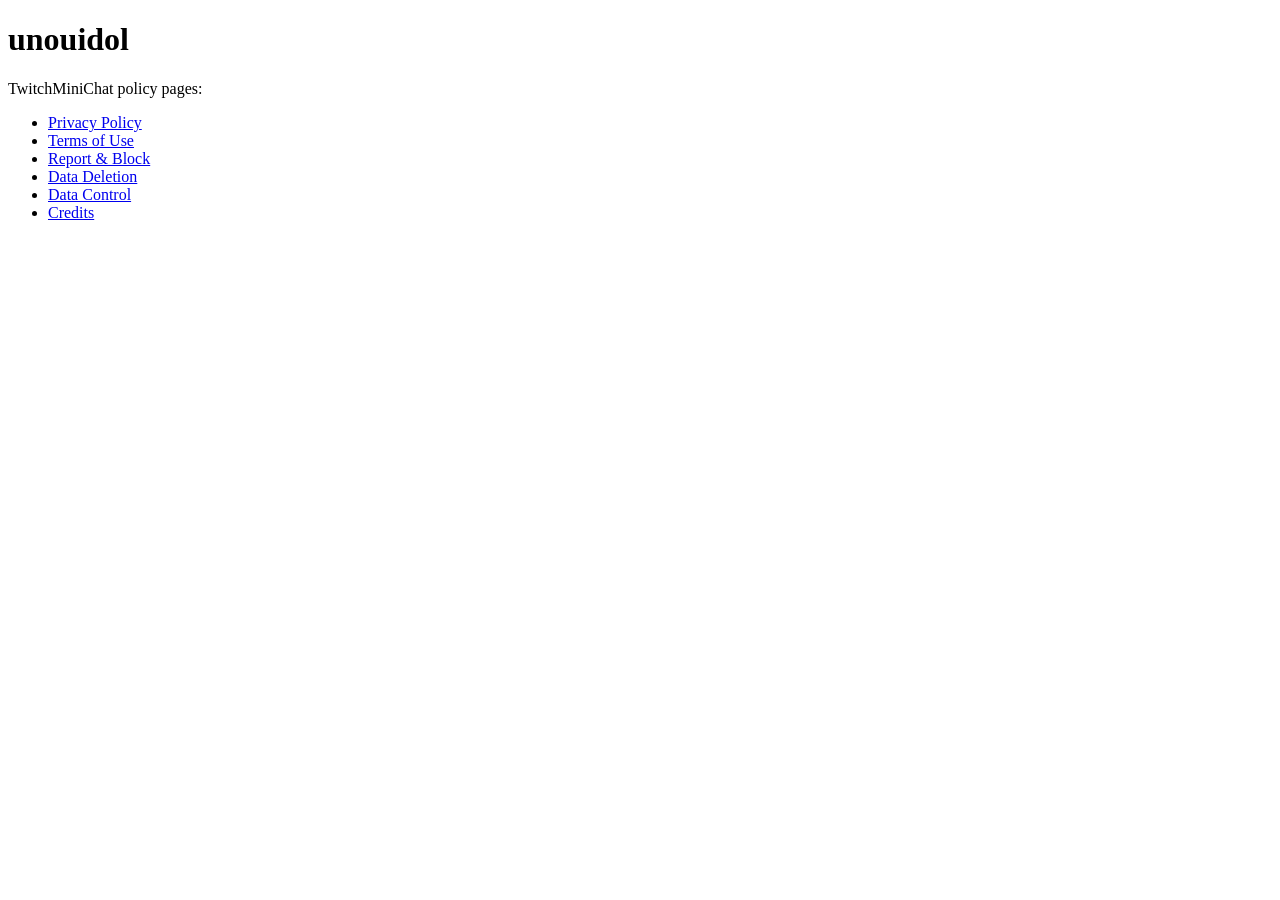
<file: index.html>
<!doctype html>
<html lang="en">
<head>
  <meta charset="utf-8">
  <title>Unouidol Interactive</title>
  <meta name="viewport" content="width=device-width, initial-scale=1">
</head>
<body>
  <h1>unouidol</h1>
  <p>TwitchMiniChat policy pages:</p>
  <ul>
    <li><a href="/tmc/privacy.html">Privacy Policy</a></li>
    <li><a href="/tmc/terms.html">Terms of Use</a></li>
    <li><a href="/tmc/report-block.html">Report &amp; Block</a></li>
    <li><a href="/tmc/data-deletion.html">Data Deletion</a></li>
    <li><a href="/tmc/data-control.html">Data Control</a></li>
    <li><a href="/tmc/credits.html">Credits</a></li>
  </ul>
</body>
</html>
</file>
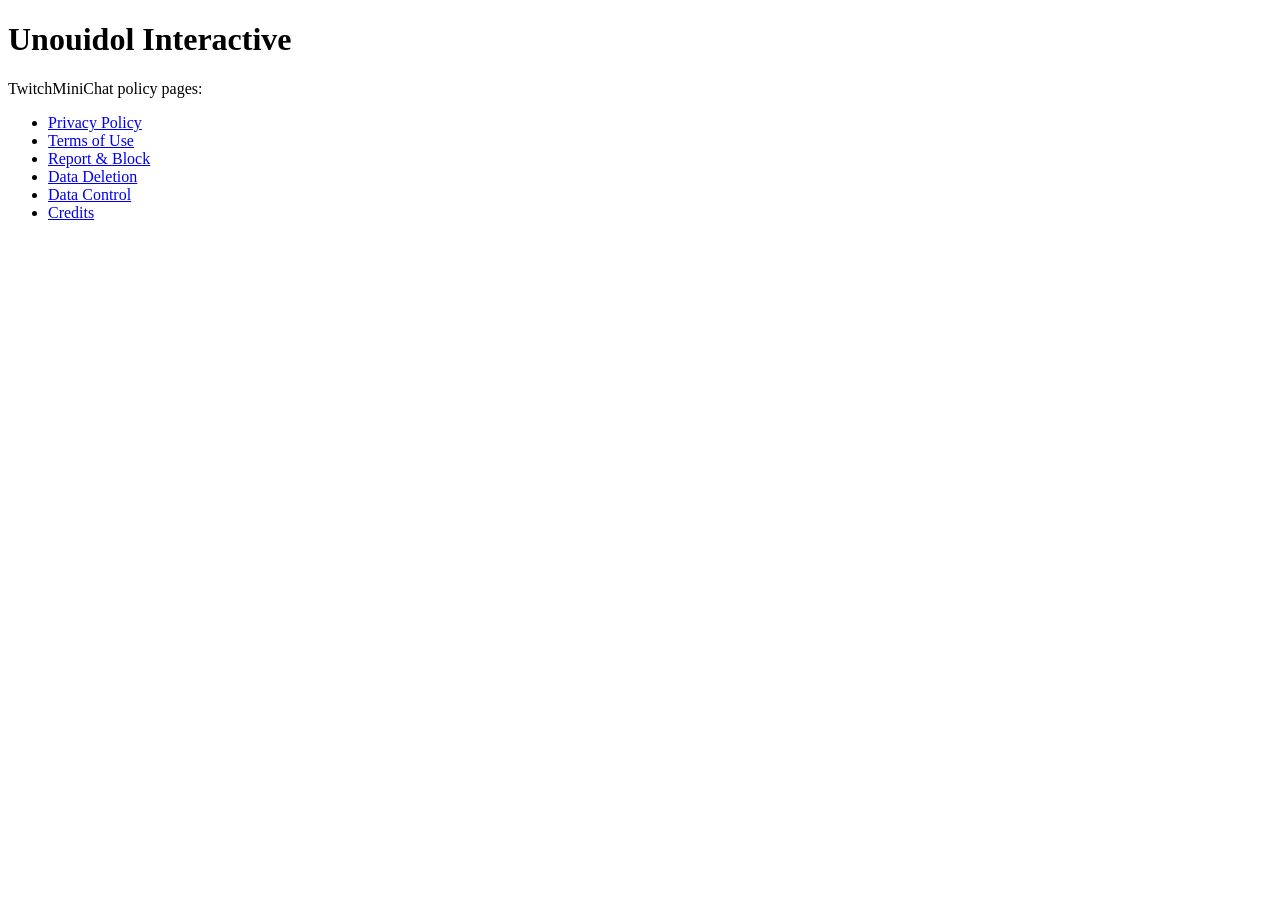
<file: tmc/index.html>
<!doctype html>
<html lang="en">
<head>
  <meta charset="utf-8">
  <title>unouidol</title>
  <meta name="viewport" content="width=device-width, initial-scale=1">
</head>
<body>
  <h1>Unouidol Interactive</h1>
  <p>TwitchMiniChat policy pages:</p>
  <ul>
    <li><a href="/tmc/privacy.html">Privacy Policy</a></li>
    <li><a href="/tmc/terms.html">Terms of Use</a></li>
    <li><a href="/tmc/report-block.html">Report &amp; Block</a></li>
    <li><a href="/tmc/data-deletion.html">Data Deletion</a></li>
    <li><a href="/tmc/data-control.html">Data Control</a></li>
    <li><a href="/tmc/credits.html">Credits</a></li>
  </ul>
</body>
</html>
</file>
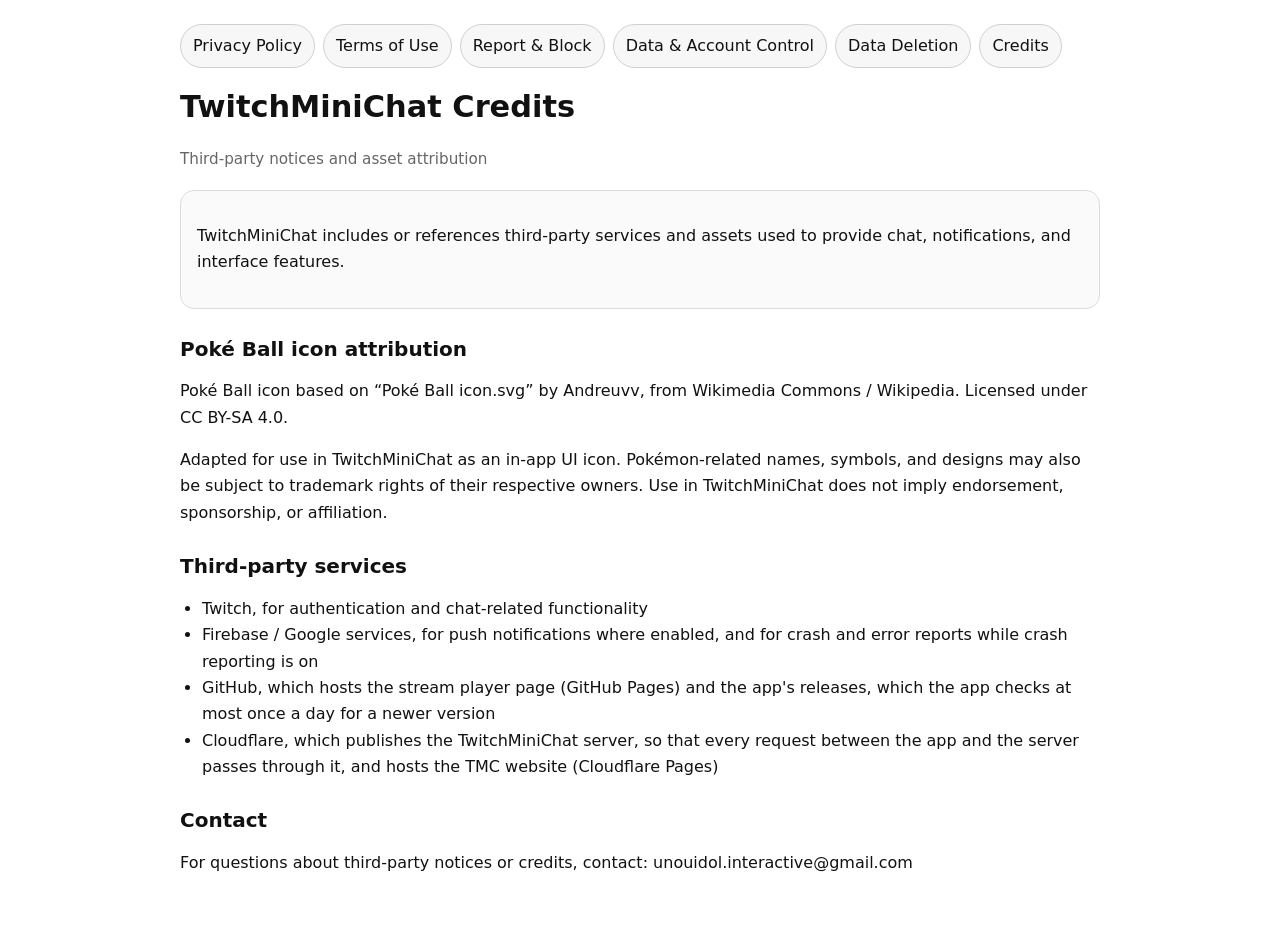
<file: tmc/credits.html>
<!doctype html>
<html lang="en">
<head>
    <meta charset="utf-8">
    <title>TwitchMiniChat Credits</title>
    <meta name="viewport" content="width=device-width, initial-scale=1">
    <link rel="stylesheet" href="style.css">
</head>
<body>
<div class="nav">
    <a href="privacy.html">Privacy Policy</a>
    <a href="terms.html">Terms of Use</a>
    <a href="report-block.html">Report &amp; Block</a>
    <a href="data-control.html">Data &amp; Account Control</a>
    <a href="data-deletion.html">Data Deletion</a>
    <a href="credits.html">Credits</a>
</div>

<h1>TwitchMiniChat Credits</h1>
<p class="small">Third-party notices and asset attribution</p>

<div class="card">
    <p>
        TwitchMiniChat includes or references third-party services and assets used to provide
        chat, notifications, and interface features.
    </p>
</div>

<h2>Poké Ball icon attribution</h2>
<p>
    Poké Ball icon based on “Poké Ball icon.svg” by Andreuvv, from Wikimedia Commons / Wikipedia.
    Licensed under CC BY-SA 4.0.
</p>
<p>
    Adapted for use in TwitchMiniChat as an in-app UI icon.
    Pokémon-related names, symbols, and designs may also be subject to trademark rights of their respective owners.
    Use in TwitchMiniChat does not imply endorsement, sponsorship, or affiliation.
</p>

<h2>Third-party services</h2>
<ul>
    <li>Twitch, for authentication and chat-related functionality</li>
    <li>Firebase / Google services, for push notifications where enabled, and for crash and error reports while crash reporting is on</li>
    <li>GitHub, which hosts the stream player page (GitHub Pages) and the app's releases, which the app checks at most once a day for a newer version</li>
    <li>Cloudflare, which publishes the TwitchMiniChat server, so that every request between the app and the server passes through it, and hosts the TMC website (Cloudflare Pages)</li>
</ul>

<h2>Contact</h2>
<p>
    For questions about third-party notices or credits, contact: unouidol.interactive@gmail.com
</p>
</body>
</html>
</file>
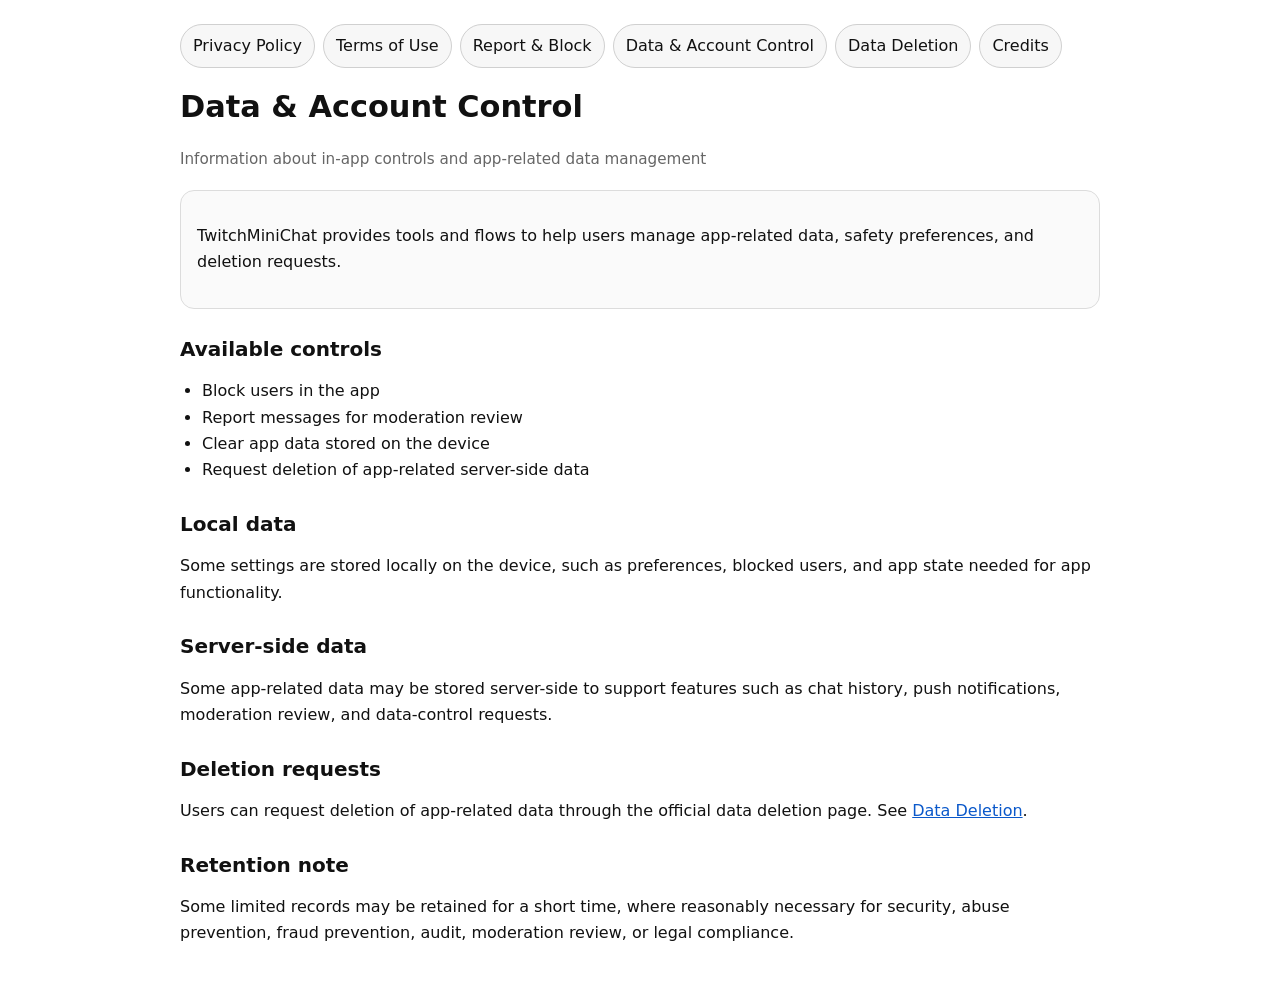
<file: tmc/data-control.html>
<!doctype html>
<html lang="en">
<head>
    <meta charset="utf-8">
    <title>TwitchMiniChat Data & Account Control</title>
    <meta name="viewport" content="width=device-width, initial-scale=1">
    <link rel="stylesheet" href="style.css">
</head>
<body>
<div class="nav">
    <a href="privacy.html">Privacy Policy</a>
    <a href="terms.html">Terms of Use</a>
    <a href="report-block.html">Report &amp; Block</a>
    <a href="data-control.html">Data &amp; Account Control</a>
    <a href="data-deletion.html">Data Deletion</a>
    <a href="credits.html">Credits</a>
</div>

<h1>Data &amp; Account Control</h1>
<p class="small">Information about in-app controls and app-related data management</p>

<div class="card">
    <p>
        TwitchMiniChat provides tools and flows to help users manage app-related data,
        safety preferences, and deletion requests.
    </p>
</div>

<h2>Available controls</h2>
<ul>
    <li>Block users in the app</li>
    <li>Report messages for moderation review</li>
    <li>Clear app data stored on the device</li>
    <li>Request deletion of app-related server-side data</li>
</ul>

<h2>Local data</h2>
<p>
    Some settings are stored locally on the device, such as preferences, blocked users,
    and app state needed for app functionality.
</p>

<h2>Server-side data</h2>
<p>
    Some app-related data may be stored server-side to support features such as chat history,
    push notifications, moderation review, and data-control requests.
</p>

<h2>Deletion requests</h2>
<p>
    Users can request deletion of app-related data through the official data deletion page.
    See <a href="data-deletion.html">Data Deletion</a>.
</p>

<h2>Retention note</h2>
<p>
    Some limited records may be retained for a short time, where reasonably necessary for
    security, abuse prevention, fraud prevention, audit, moderation review, or legal compliance.
</p>
</body>
</html>
</file>
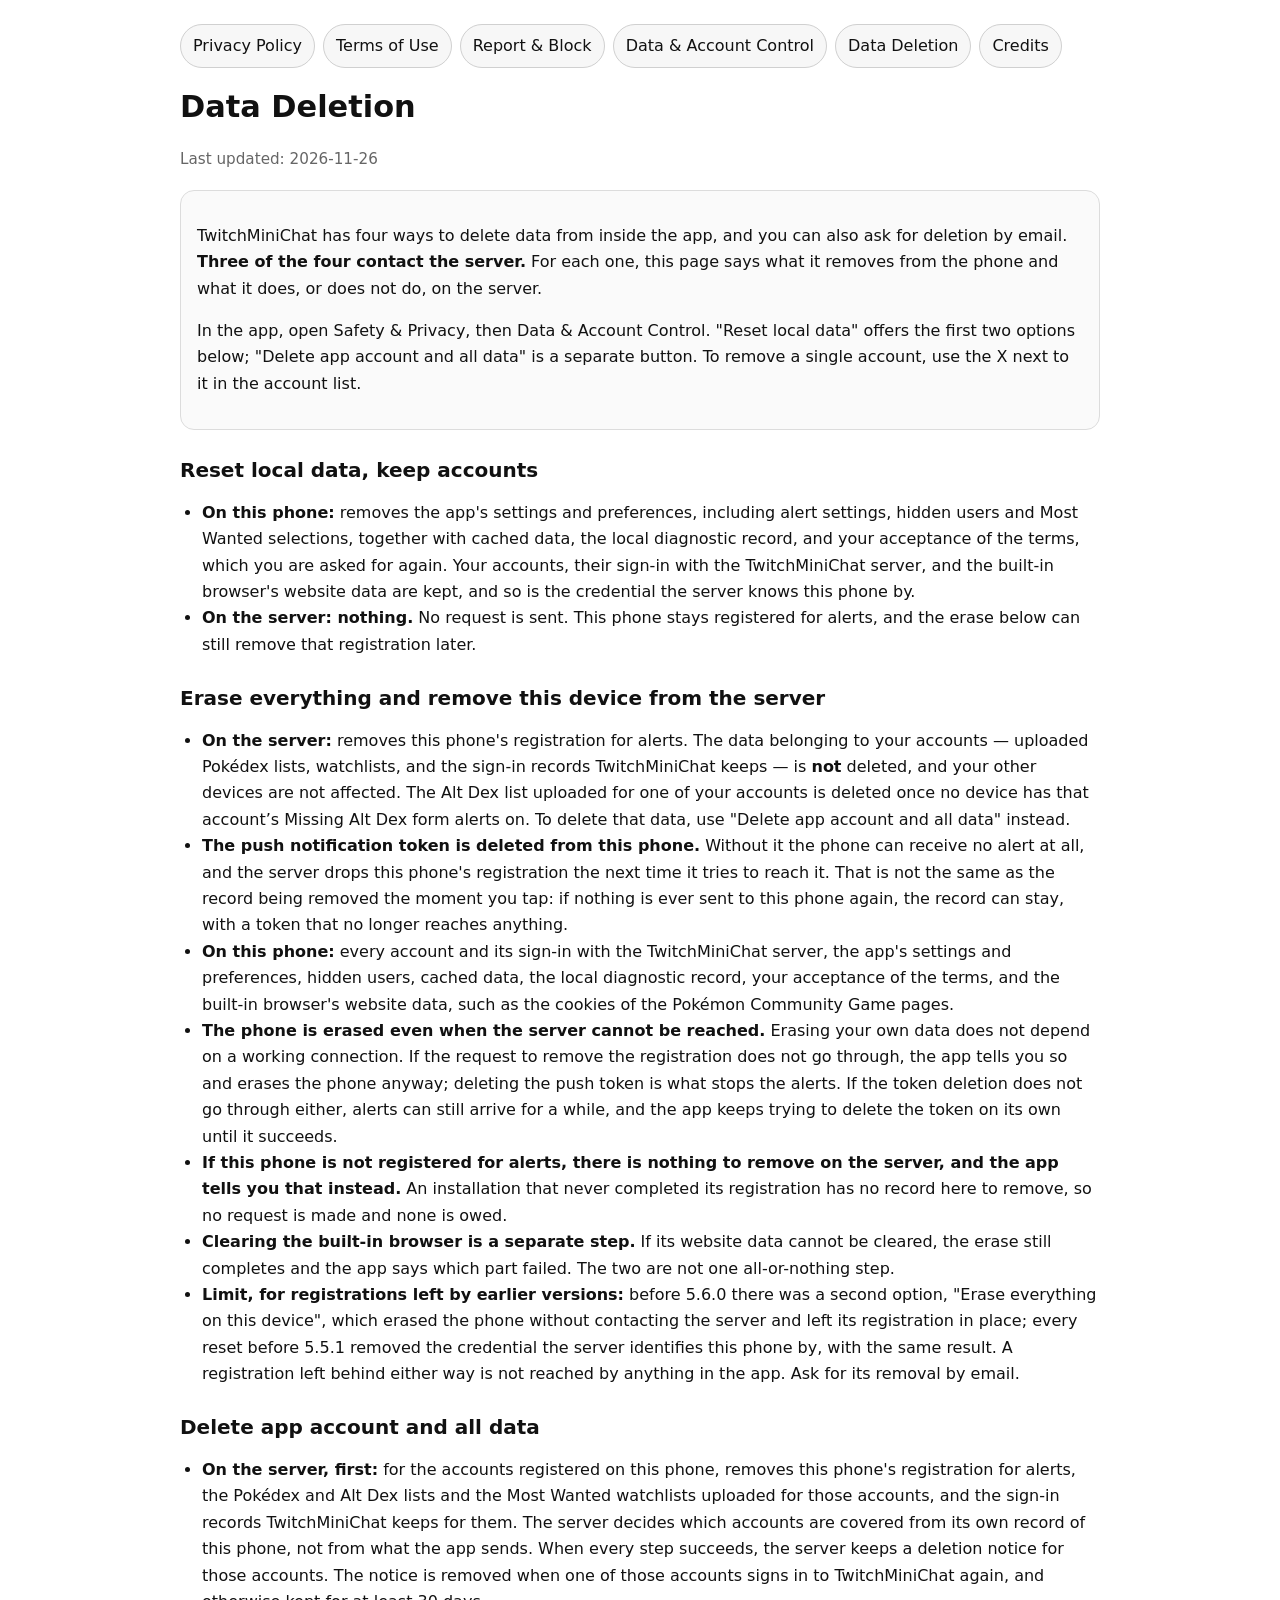
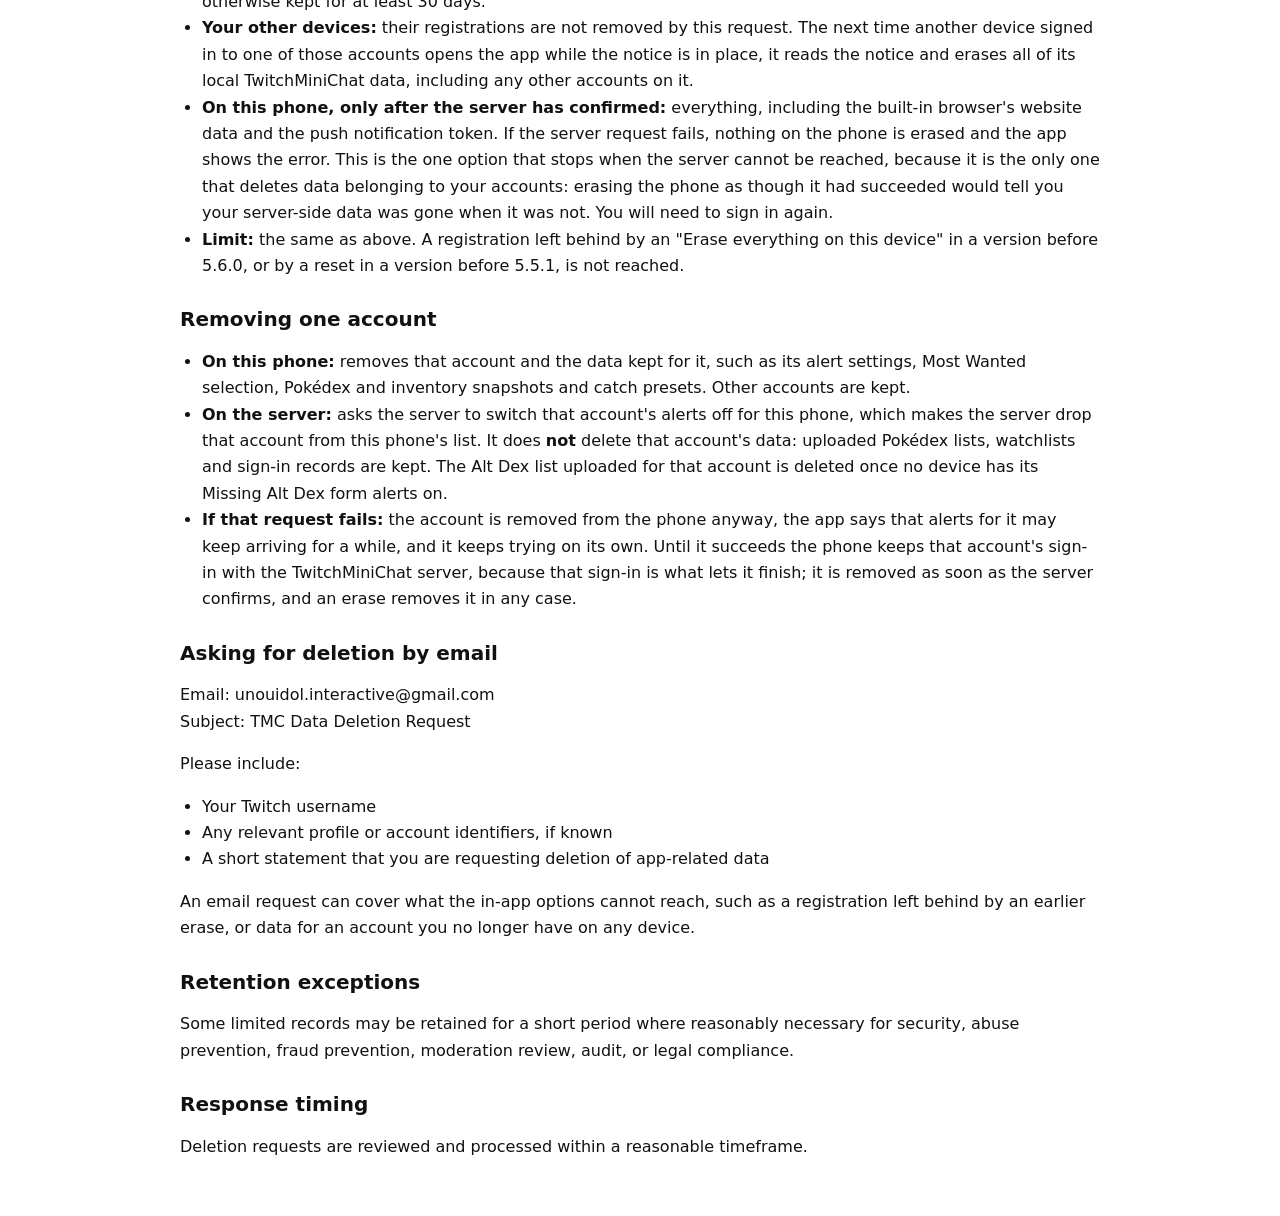
<file: tmc/data-deletion.html>
<!doctype html>
<html lang="en">
<head>
    <meta charset="utf-8">
    <title>TwitchMiniChat Data Deletion</title>
    <meta name="viewport" content="width=device-width, initial-scale=1">
    <link rel="stylesheet" href="style.css">
</head>
<body>
<div class="nav">
    <a href="privacy.html">Privacy Policy</a>
    <a href="terms.html">Terms of Use</a>
    <a href="report-block.html">Report &amp; Block</a>
    <a href="data-control.html">Data &amp; Account Control</a>
    <a href="data-deletion.html">Data Deletion</a>
    <a href="credits.html">Credits</a>
</div>

<h1>Data Deletion</h1>
<p class="small">Last updated: 2026-11-26</p>

<div class="card">
    <p>
        TwitchMiniChat has four ways to delete data from inside the app, and you can also ask
        for deletion by email. <strong>Three of the four contact the server.</strong> For each
        one, this page says what it removes from the phone and what it does, or does not do, on
        the server.
    </p>
    <p>
        In the app, open Safety &amp; Privacy, then Data &amp; Account Control. "Reset local
        data" offers the first two options below; "Delete app account and all data" is a
        separate button. To remove a single account, use the X next to it in the account list.
    </p>
</div>

<h2>Reset local data, keep accounts</h2>
<ul>
    <li><strong>On this phone:</strong> removes the app's settings and preferences, including
        alert settings, hidden users and Most Wanted selections, together with cached data,
        the local diagnostic record, and your acceptance of the terms, which you are asked for
        again. Your accounts, their sign-in with the TwitchMiniChat server, and the built-in
        browser's website data are kept, and so is the credential the server knows this phone
        by.</li>
    <li><strong>On the server: nothing.</strong> No request is sent. This phone stays
        registered for alerts, and the erase below can still remove that registration
        later.</li>
</ul>

<h2>Erase everything and remove this device from the server</h2>
<ul>
    <li><strong>On the server:</strong> removes this phone's registration for alerts. The data
        belonging to your accounts — uploaded Pokédex lists, watchlists, and the sign-in
        records TwitchMiniChat keeps — is <strong>not</strong> deleted, and your other devices
        are not affected. The Alt Dex list uploaded for one of your accounts is deleted once no
        device has that account’s Missing Alt Dex form alerts on. To delete that data, use
        "Delete app account and all data" instead.
    </li>
    <li><strong>The push notification token is deleted from this phone.</strong> Without it the
        phone can receive no alert at all, and the server drops this phone's registration the
        next time it tries to reach it. That is not the same as the record being removed the
        moment you tap: if nothing is ever sent to this phone again, the record can stay, with
        a token that no longer reaches anything.</li>
    <li><strong>On this phone:</strong> every account and its sign-in with the TwitchMiniChat
        server, the app's settings and preferences, hidden users, cached data, the local
        diagnostic record, your acceptance of the terms, and the built-in browser's website
        data, such as the cookies of the Pokémon Community Game pages.</li>
    <li><strong>The phone is erased even when the server cannot be reached.</strong> Erasing
        your own data does not depend on a working connection. If the request to remove the
        registration does not go through, the app tells you so and erases the phone anyway;
        deleting the push token is what stops the alerts. If the token deletion does not go
        through either, alerts can still arrive for a while, and the app keeps trying to delete
        the token on its own until it succeeds.</li>
    <li><strong>If this phone is not registered for alerts, there is nothing to remove on
        the server, and the app tells you that instead.</strong> An installation that never
        completed its registration has no record here to remove, so no request is made and
        none is owed.</li>
    <li><strong>Clearing the built-in browser is a separate step.</strong> If its website data
        cannot be cleared, the erase still completes and the app says which part failed. The
        two are not one all-or-nothing step.</li>
    <li><strong>Limit, for registrations left by earlier versions:</strong> before 5.6.0 there
        was a second option, "Erase everything on this device", which erased the phone without
        contacting the server and left its registration in place; every reset before 5.5.1
        removed the credential the server identifies this phone by, with the same result. A
        registration left behind either way is not reached by anything in the app. Ask for its
        removal by email.</li>
</ul>

<h2>Delete app account and all data</h2>
<ul>
    <li><strong>On the server, first:</strong> for the accounts registered on this phone,
        removes this phone's registration for alerts, the Pokédex and Alt Dex lists and the
        Most Wanted watchlists uploaded for those accounts, and the sign-in records
        TwitchMiniChat keeps for them. The server decides
        which accounts are covered from its own record of this phone, not from what the app
        sends. When every step succeeds, the server keeps a deletion notice for those accounts.
        The notice is removed when one of those accounts signs in to TwitchMiniChat again, and
        otherwise kept for at least 30 days.</li>
    <li><strong>Your other devices:</strong> their registrations are not removed by this
        request. The next time another device signed in to one of those accounts opens the app
        while the notice is in place, it reads the notice and erases all of its local
        TwitchMiniChat data, including any other accounts on it.</li>
    <li><strong>On this phone, only after the server has confirmed:</strong> everything,
        including the built-in browser's website data and the push notification token. If the
        server request fails, nothing on the phone is erased and the app shows the error. This
        is the one option that stops when the server cannot be reached, because it is the only
        one that deletes data belonging to your accounts: erasing the phone as though it had
        succeeded would tell you your server-side data was gone when it was not. You will need
        to sign in again.</li>
    <li><strong>Limit:</strong> the same as above. A registration left behind by an
        "Erase everything on this device" in a version before 5.6.0, or by a reset in a version
        before 5.5.1, is not reached.</li>
</ul>

<h2>Removing one account</h2>
<ul>
    <li><strong>On this phone:</strong> removes that account and the data kept for it, such
        as its alert settings, Most Wanted selection, Pokédex and inventory snapshots and catch
        presets. Other accounts are kept.</li>
    <li><strong>On the server:</strong> asks the server to switch that account's alerts off for
        this phone, which makes the server drop that account from this phone's list. It does
        <strong>not</strong> delete that account's data: uploaded Pokédex lists, watchlists and
        sign-in records are kept. The Alt Dex list uploaded for that account is deleted once
        no device has its Missing Alt Dex form alerts on.</li>
    <li><strong>If that request fails:</strong> the account is removed from the phone anyway,
        the app says that alerts for it may keep arriving for a while, and it keeps trying on
        its own. Until it succeeds the phone keeps that account's sign-in with the
        TwitchMiniChat server, because that sign-in is what lets it finish; it is removed as
        soon as the server confirms, and an erase removes it in any case.</li>
</ul>

<h2>Asking for deletion by email</h2>
<p>
    Email: unouidol.interactive@gmail.com<br>
    Subject: TMC Data Deletion Request
</p>
<p>Please include:</p>
<ul>
    <li>Your Twitch username</li>
    <li>Any relevant profile or account identifiers, if known</li>
    <li>A short statement that you are requesting deletion of app-related data</li>
</ul>
<p>
    An email request can cover what the in-app options cannot reach, such as a registration
    left behind by an earlier erase, or data for an account you no longer have on any device.
</p>

<h2>Retention exceptions</h2>
<p>
    Some limited records may be retained for a short period where reasonably necessary for
    security, abuse prevention, fraud prevention, moderation review, audit, or legal compliance.
</p>

<h2>Response timing</h2>
<p>
    Deletion requests are reviewed and processed within a reasonable timeframe.
</p>
</body>
</html>
</file>
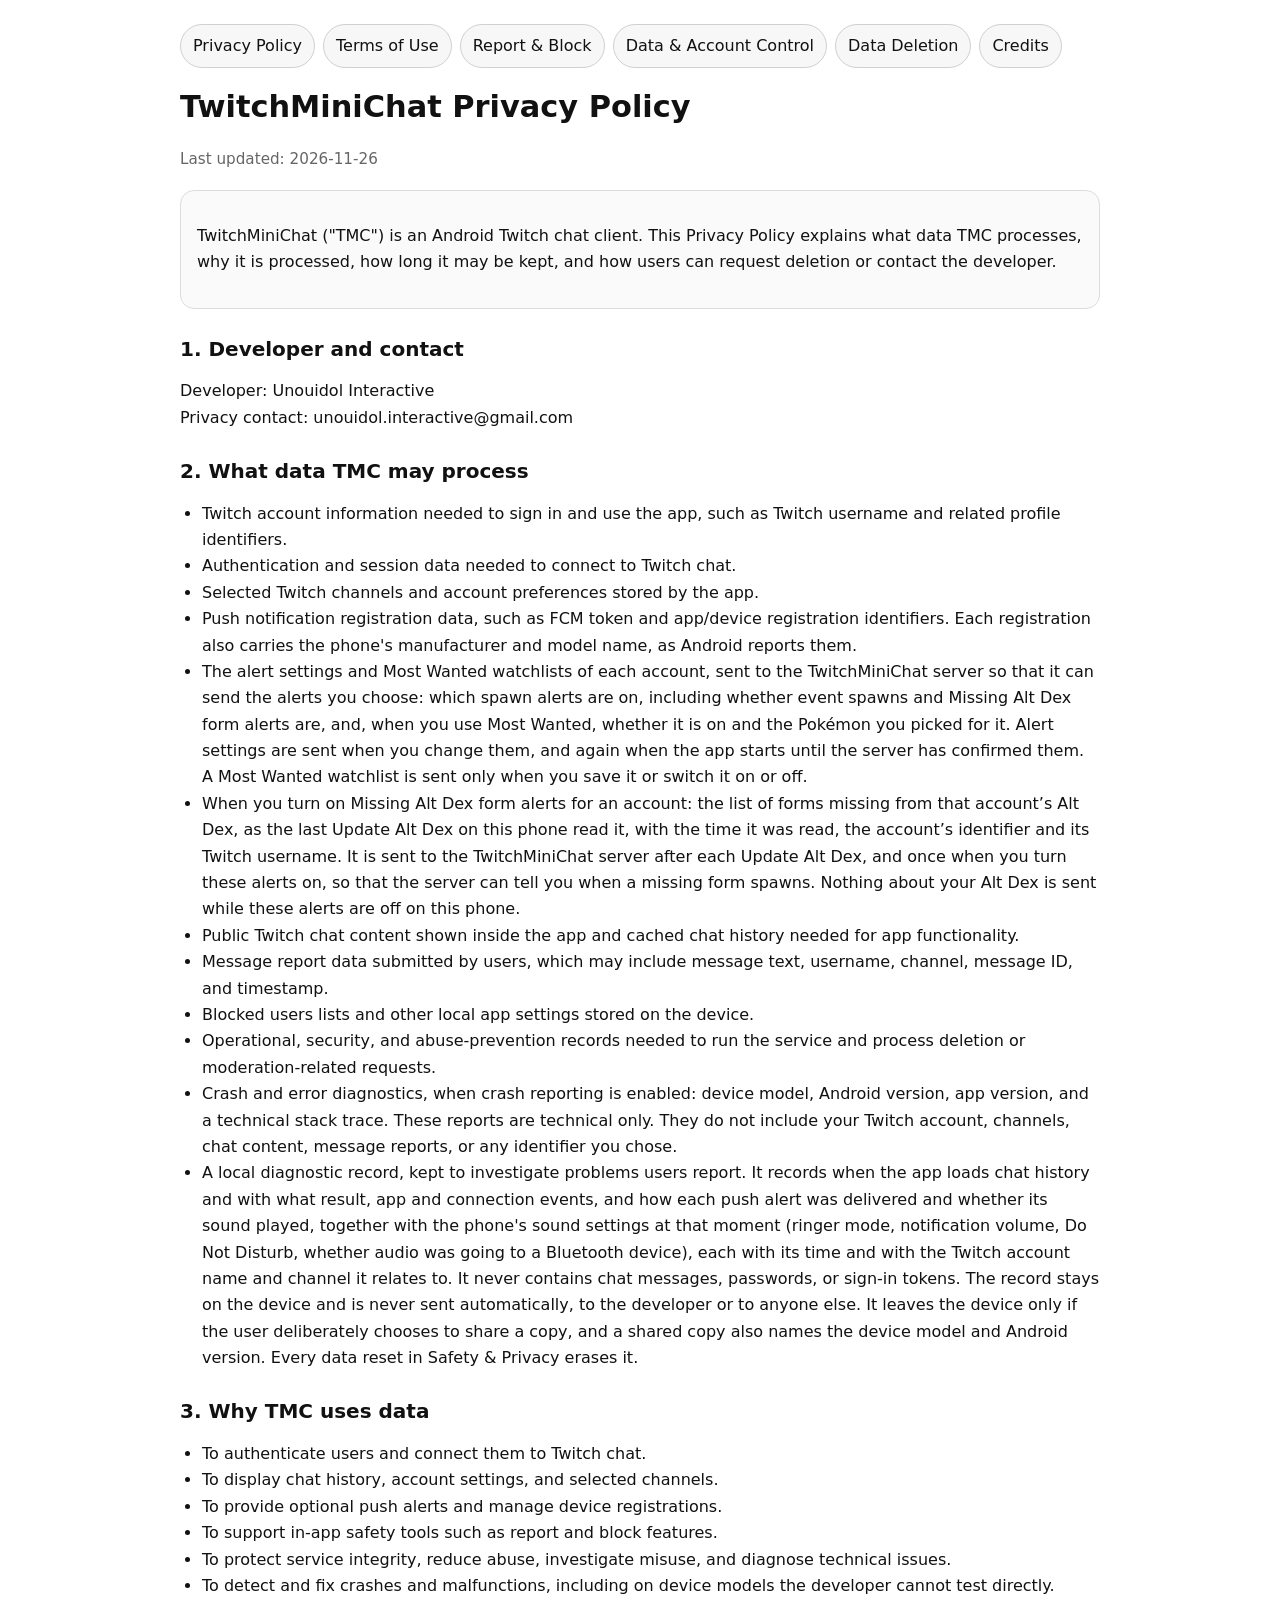
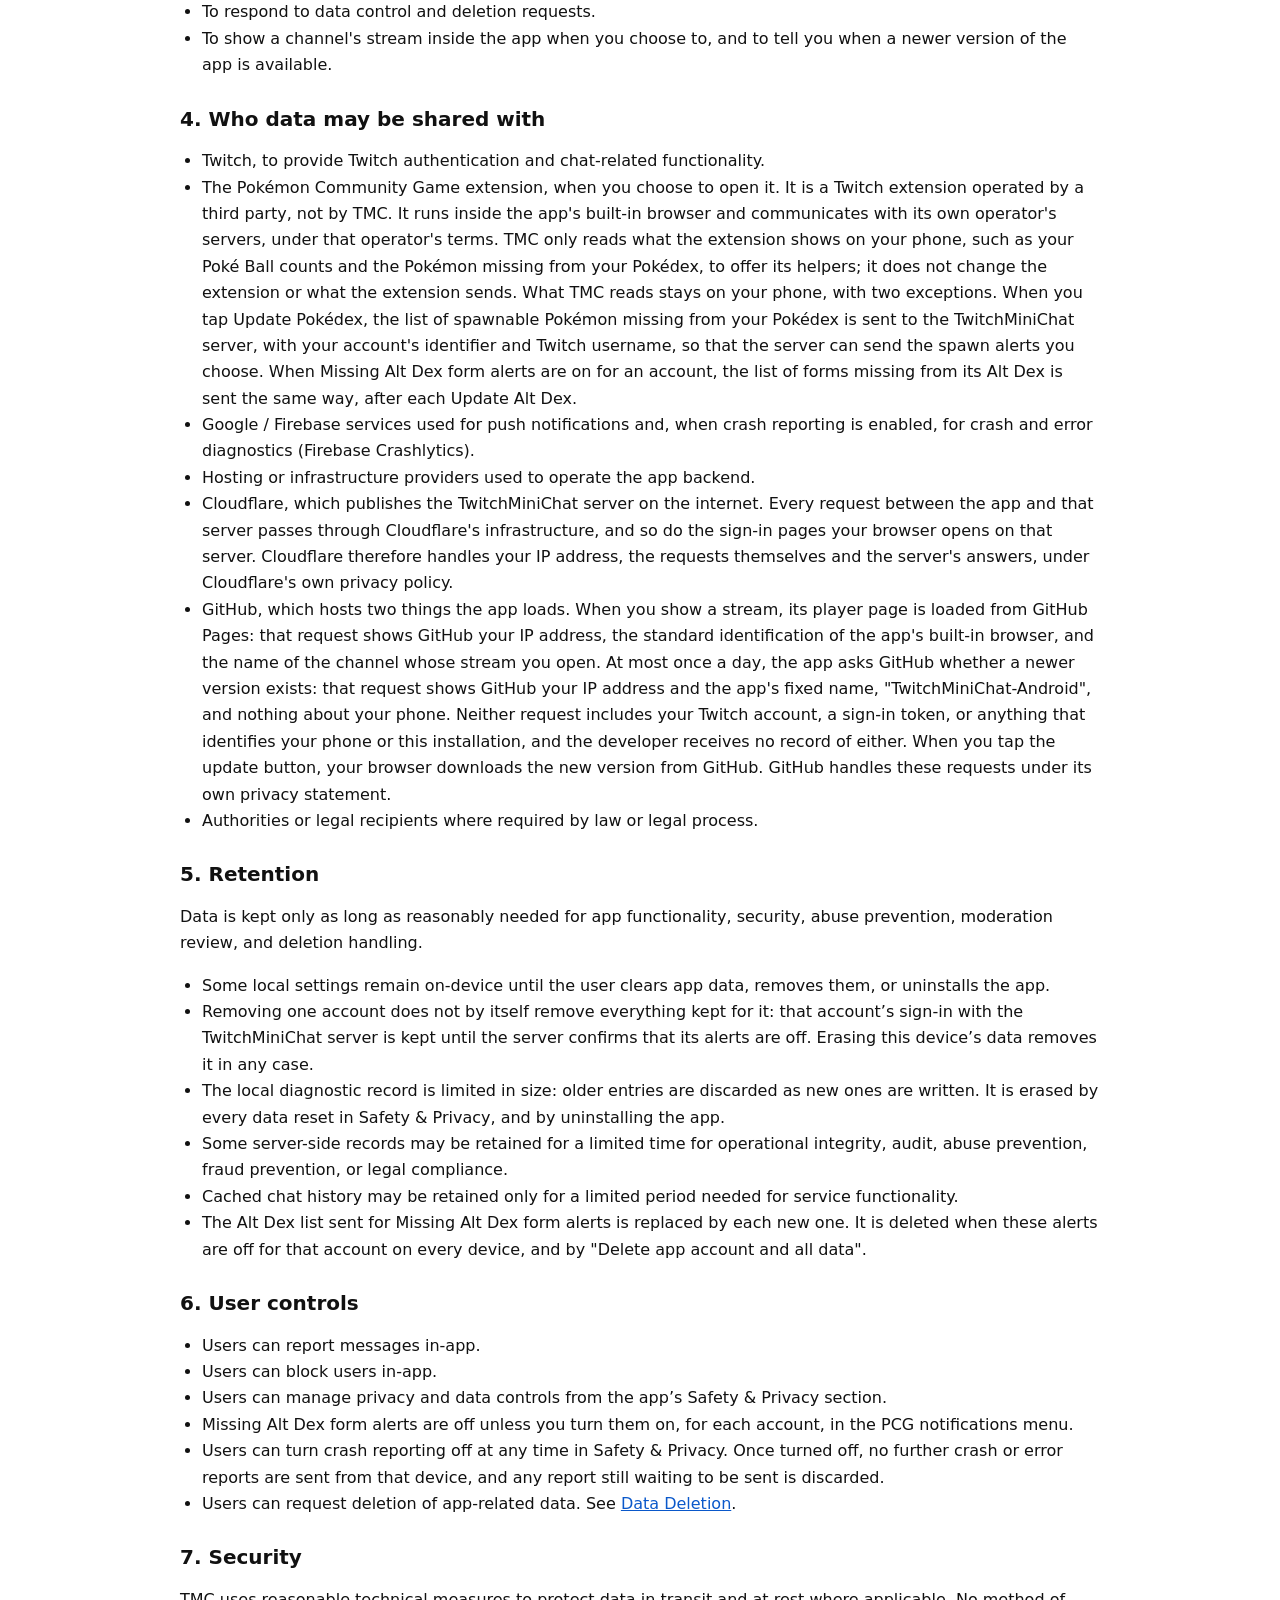
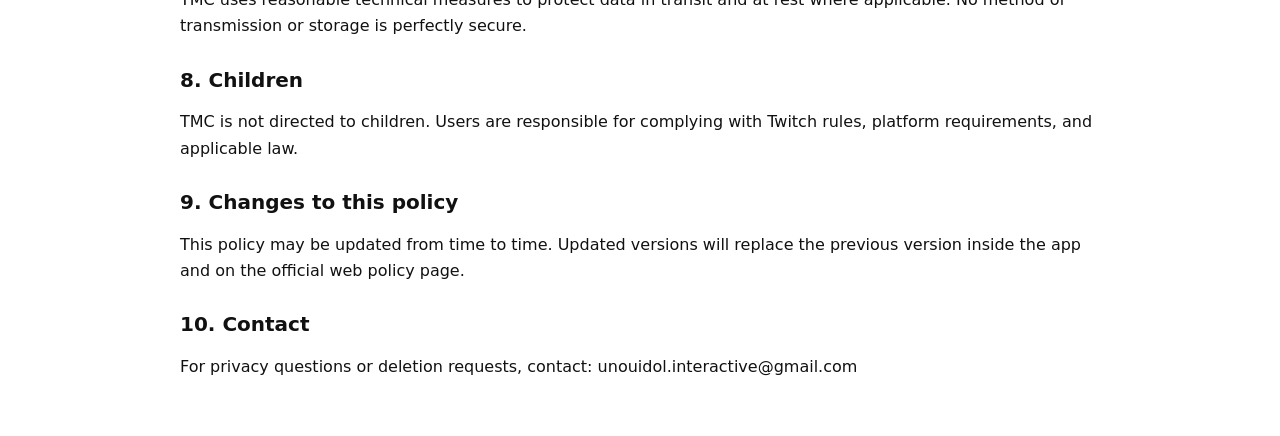
<file: tmc/privacy.html>
<!doctype html>
<html lang="en">
<head>
    <meta charset="utf-8">
    <title>TwitchMiniChat Privacy Policy</title>
    <meta name="viewport" content="width=device-width, initial-scale=1">
    <link rel="stylesheet" href="style.css">
</head>
<body>
<div class="nav">
    <a href="privacy.html">Privacy Policy</a>
    <a href="terms.html">Terms of Use</a>
    <a href="report-block.html">Report &amp; Block</a>
    <a href="data-control.html">Data &amp; Account Control</a>
    <a href="data-deletion.html">Data Deletion</a>
    <a href="credits.html">Credits</a>
</div>

<h1>TwitchMiniChat Privacy Policy</h1>
<p class="small">Last updated: 2026-11-26</p>

<div class="card">
    <p>
        TwitchMiniChat ("TMC") is an Android Twitch chat client. This Privacy Policy explains
        what data TMC processes, why it is processed, how long it may be kept, and how users
        can request deletion or contact the developer.
    </p>
</div>

<h2>1. Developer and contact</h2>
<p>
    Developer: Unouidol Interactive<br>
    Privacy contact: unouidol.interactive@gmail.com
</p>

<h2>2. What data TMC may process</h2>
<ul>
    <li>Twitch account information needed to sign in and use the app, such as Twitch username and related profile identifiers.</li>
    <li>Authentication and session data needed to connect to Twitch chat.</li>
    <li>Selected Twitch channels and account preferences stored by the app.</li>
    <li>Push notification registration data, such as FCM token and app/device registration identifiers. Each registration also carries the phone's manufacturer and model name, as Android reports them.</li>
    <li>The alert settings and Most Wanted watchlists of each account, sent to the TwitchMiniChat server so that it can send the alerts you choose: which spawn alerts are on, including whether event spawns and Missing Alt Dex form alerts are, and, when you use Most Wanted, whether it is on and the Pokémon you picked for it. Alert settings are sent when you change them, and again when the app starts until the server has confirmed them. A Most Wanted watchlist is sent only when you save it or switch it on or off.</li>
    <li>When you turn on Missing Alt Dex form alerts for an account: the list of forms missing from that account’s Alt Dex, as the last Update Alt Dex on this phone read it, with the time it was read, the account’s identifier and its Twitch username. It is sent to the TwitchMiniChat server after each Update Alt Dex, and once when you turn these alerts on, so that the server can tell you when a missing form spawns. Nothing about your Alt Dex is sent while these alerts are off on this phone.</li>
    <li>Public Twitch chat content shown inside the app and cached chat history needed for app functionality.</li>
    <li>Message report data submitted by users, which may include message text, username, channel, message ID, and timestamp.</li>
    <li>Blocked users lists and other local app settings stored on the device.</li>
    <li>Operational, security, and abuse-prevention records needed to run the service and process deletion or moderation-related requests.</li>
    <li>Crash and error diagnostics, when crash reporting is enabled: device model, Android version, app version, and a technical stack trace. These reports are technical only. They do not include your Twitch account, channels, chat content, message reports, or any identifier you chose.</li>
    <li>A local diagnostic record, kept to investigate problems users report. It records when the app loads chat history and with what result, app and connection events, and how each push alert was delivered and whether its sound played, together with the phone's sound settings at that moment (ringer mode, notification volume, Do Not Disturb, whether audio was going to a Bluetooth device), each with its time and with the Twitch account name and channel it relates to. It never contains chat messages, passwords, or sign-in tokens. The record stays on the device and is never sent automatically, to the developer or to anyone else. It leaves the device only if the user deliberately chooses to share a copy, and a shared copy also names the device model and Android version. Every data reset in Safety &amp; Privacy erases it.</li>
</ul>

<h2>3. Why TMC uses data</h2>
<ul>
    <li>To authenticate users and connect them to Twitch chat.</li>
    <li>To display chat history, account settings, and selected channels.</li>
    <li>To provide optional push alerts and manage device registrations.</li>
    <li>To support in-app safety tools such as report and block features.</li>
    <li>To protect service integrity, reduce abuse, investigate misuse, and diagnose technical issues.</li>
    <li>To detect and fix crashes and malfunctions, including on device models the developer cannot test directly.</li>
    <li>To respond to data control and deletion requests.</li>
    <li>To show a channel's stream inside the app when you choose to, and to tell you when a newer version of the app is available.</li>
</ul>

<h2>4. Who data may be shared with</h2>
<ul>
    <li>Twitch, to provide Twitch authentication and chat-related functionality.</li>
    <li>The Pokémon Community Game extension, when you choose to open it. It is a Twitch extension operated by a third party, not by TMC. It runs inside the app's built-in browser and communicates with its own operator's servers, under that operator's terms. TMC only reads what the extension shows on your phone, such as your Poké Ball counts and the Pokémon missing from your Pokédex, to offer its helpers; it does not change the extension or what the extension sends. What TMC reads stays on your phone, with two exceptions. When you tap Update Pokédex, the list of spawnable Pokémon missing from your Pokédex is sent to the TwitchMiniChat server, with your account's identifier and Twitch username, so that the server can send the spawn alerts you choose. When Missing Alt Dex form alerts are on for an account, the list of forms missing from its Alt Dex is sent the same way, after each Update Alt Dex.</li>
    <li>Google / Firebase services used for push notifications and, when crash reporting is enabled, for crash and error diagnostics (Firebase Crashlytics).</li>
    <li>Hosting or infrastructure providers used to operate the app backend.</li>
    <li>Cloudflare, which publishes the TwitchMiniChat server on the internet. Every request between the app and that server passes through Cloudflare's infrastructure, and so do the sign-in pages your browser opens on that server. Cloudflare therefore handles your IP address, the requests themselves and the server's answers, under Cloudflare's own privacy policy.</li>
    <li>GitHub, which hosts two things the app loads. When you show a stream, its player page is loaded from GitHub Pages: that request shows GitHub your IP address, the standard identification of the app's built-in browser, and the name of the channel whose stream you open. At most once a day, the app asks GitHub whether a newer version exists: that request shows GitHub your IP address and the app's fixed name, "TwitchMiniChat-Android", and nothing about your phone. Neither request includes your Twitch account, a sign-in token, or anything that identifies your phone or this installation, and the developer receives no record of either. When you tap the update button, your browser downloads the new version from GitHub. GitHub handles these requests under its own privacy statement.</li>
    <li>Authorities or legal recipients where required by law or legal process.</li>
</ul>

<h2>5. Retention</h2>
<p>
    Data is kept only as long as reasonably needed for app functionality, security,
    abuse prevention, moderation review, and deletion handling.
</p>
<ul>
    <li>Some local settings remain on-device until the user clears app data, removes them, or uninstalls the app.</li>
    <li>Removing one account does not by itself remove everything kept for it: that account’s sign-in with the TwitchMiniChat server is kept until the server confirms that its alerts are off. Erasing this device’s data removes it in any case.</li>
    <li>The local diagnostic record is limited in size: older entries are discarded as new ones are written. It is erased by every data reset in Safety &amp; Privacy, and by uninstalling the app.</li>
    <li>Some server-side records may be retained for a limited time for operational integrity, audit, abuse prevention, fraud prevention, or legal compliance.</li>
    <li>Cached chat history may be retained only for a limited period needed for service functionality.</li>
    <li>The Alt Dex list sent for Missing Alt Dex form alerts is replaced by each new one. It is deleted when these alerts are off for that account on every device, and by "Delete app account and all data".</li>
</ul>

<h2>6. User controls</h2>
<ul>
    <li>Users can report messages in-app.</li>
    <li>Users can block users in-app.</li>
    <li>Users can manage privacy and data controls from the app’s Safety &amp; Privacy section.</li>
    <li>Missing Alt Dex form alerts are off unless you turn them on, for each account, in the PCG notifications menu.</li>
    <li>Users can turn crash reporting off at any time in Safety &amp; Privacy. Once turned off, no further crash or error reports are sent from that device, and any report still waiting to be sent is discarded.</li>
    <li>Users can request deletion of app-related data. See <a href="data-deletion.html">Data Deletion</a>.</li>
</ul>

<h2>7. Security</h2>
<p>
    TMC uses reasonable technical measures to protect data in transit and at rest where applicable.
    No method of transmission or storage is perfectly secure.
</p>

<h2>8. Children</h2>
<p>
    TMC is not directed to children. Users are responsible for complying with Twitch rules,
    platform requirements, and applicable law.
</p>

<h2>9. Changes to this policy</h2>
<p>
    This policy may be updated from time to time. Updated versions will replace the previous version
    inside the app and on the official web policy page.
</p>

<h2>10. Contact</h2>
<p>
    For privacy questions or deletion requests, contact: unouidol.interactive@gmail.com
</p>
</body>
</html>
</file>
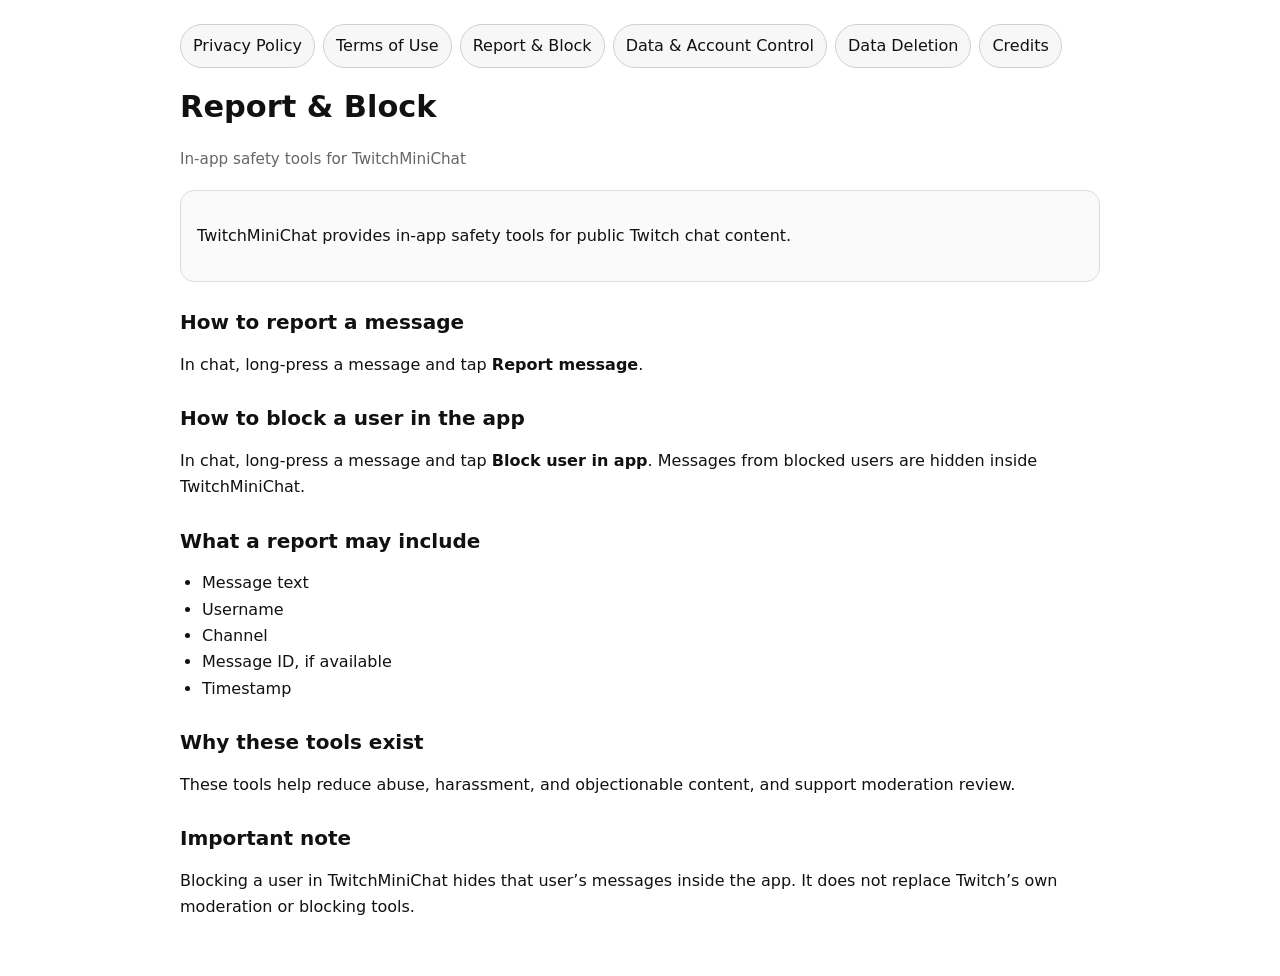
<file: tmc/report-block.html>
<!doctype html>
<html lang="en">
<head>
    <meta charset="utf-8">
    <title>TwitchMiniChat Report & Block</title>
    <meta name="viewport" content="width=device-width, initial-scale=1">
    <link rel="stylesheet" href="style.css">
</head>
<body>
<div class="nav">
    <a href="privacy.html">Privacy Policy</a>
    <a href="terms.html">Terms of Use</a>
    <a href="report-block.html">Report &amp; Block</a>
    <a href="data-control.html">Data &amp; Account Control</a>
    <a href="data-deletion.html">Data Deletion</a>
    <a href="credits.html">Credits</a>
</div>

<h1>Report &amp; Block</h1>
<p class="small">In-app safety tools for TwitchMiniChat</p>

<div class="card">
    <p>
        TwitchMiniChat provides in-app safety tools for public Twitch chat content.
    </p>
</div>

<h2>How to report a message</h2>
<p>
    In chat, long-press a message and tap <strong>Report message</strong>.
</p>

<h2>How to block a user in the app</h2>
<p>
    In chat, long-press a message and tap <strong>Block user in app</strong>.
    Messages from blocked users are hidden inside TwitchMiniChat.
</p>

<h2>What a report may include</h2>
<ul>
    <li>Message text</li>
    <li>Username</li>
    <li>Channel</li>
    <li>Message ID, if available</li>
    <li>Timestamp</li>
</ul>

<h2>Why these tools exist</h2>
<p>
    These tools help reduce abuse, harassment, and objectionable content, and support moderation review.
</p>

<h2>Important note</h2>
<p>
    Blocking a user in TwitchMiniChat hides that user’s messages inside the app.
    It does not replace Twitch’s own moderation or blocking tools.
</p>
</body>
</html>
</file>
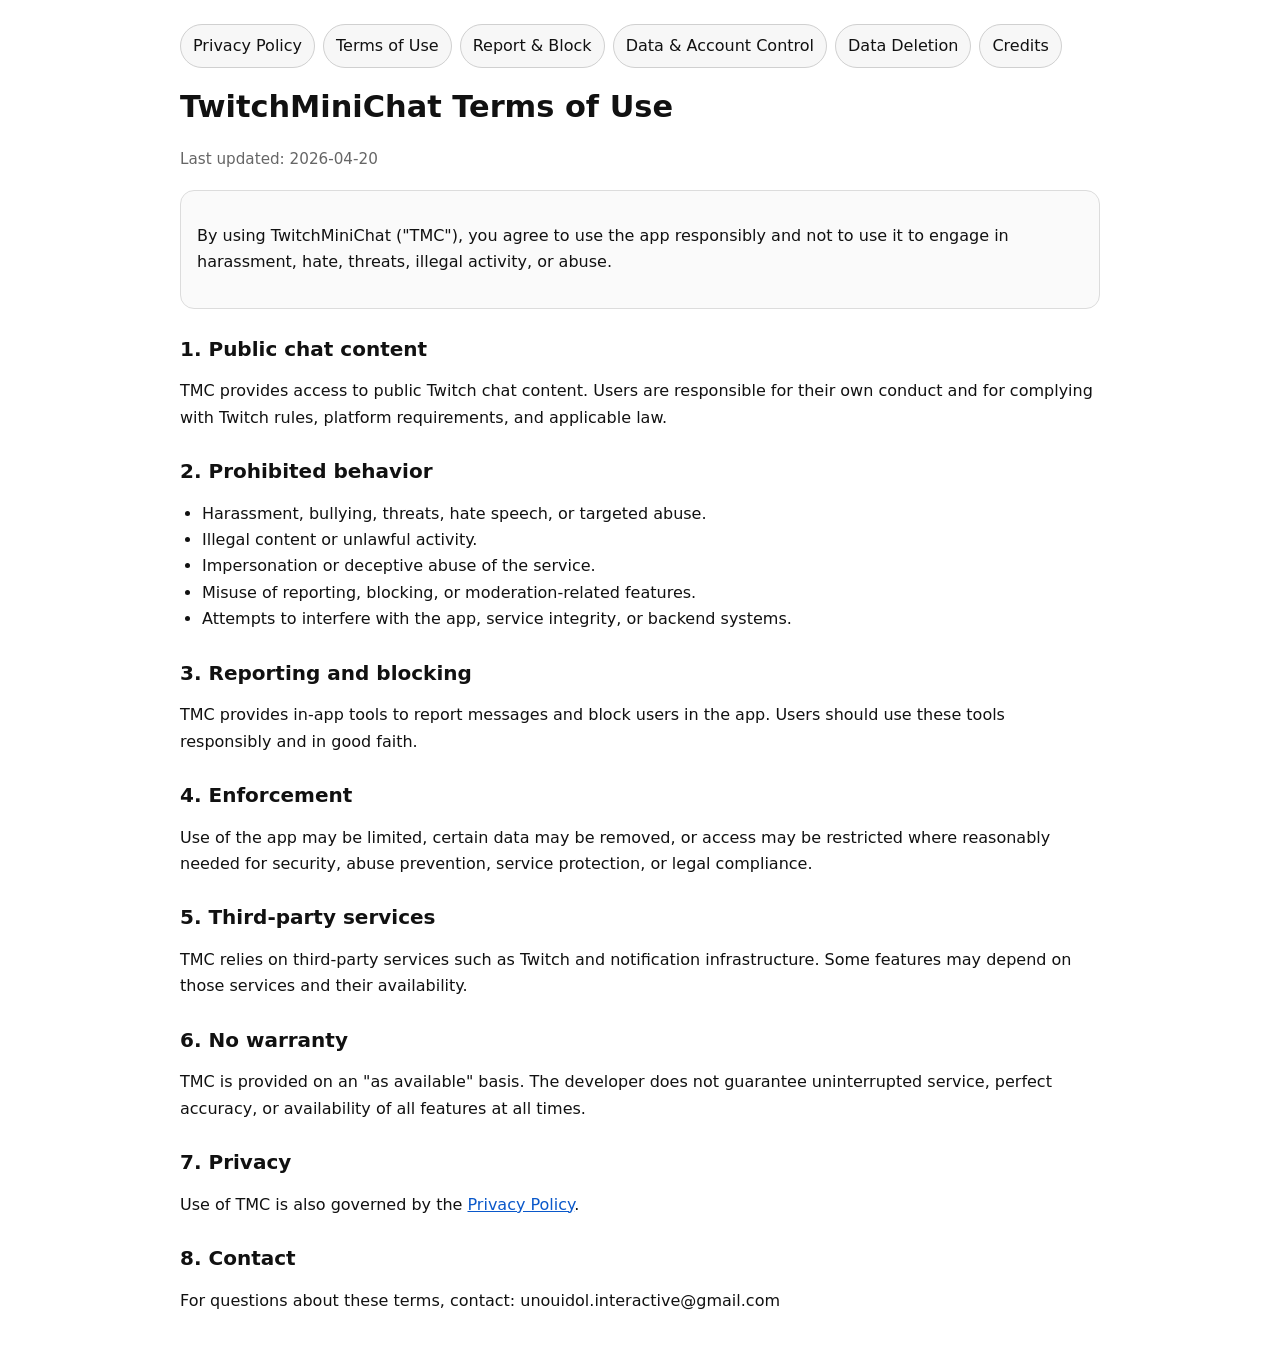
<file: tmc/terms.html>
<!doctype html>
<html lang="en">
<head>
    <meta charset="utf-8">
    <title>TwitchMiniChat Terms of Use</title>
    <meta name="viewport" content="width=device-width, initial-scale=1">
    <link rel="stylesheet" href="style.css">
</head>
<body>
<div class="nav">
    <a href="privacy.html">Privacy Policy</a>
    <a href="terms.html">Terms of Use</a>
    <a href="report-block.html">Report &amp; Block</a>
    <a href="data-control.html">Data &amp; Account Control</a>
    <a href="data-deletion.html">Data Deletion</a>
    <a href="credits.html">Credits</a>
</div>

<h1>TwitchMiniChat Terms of Use</h1>
<p class="small">Last updated: 2026-04-20</p>

<div class="card">
    <p>
        By using TwitchMiniChat ("TMC"), you agree to use the app responsibly and not to use it
        to engage in harassment, hate, threats, illegal activity, or abuse.
    </p>
</div>

<h2>1. Public chat content</h2>
<p>
    TMC provides access to public Twitch chat content. Users are responsible for their own conduct
    and for complying with Twitch rules, platform requirements, and applicable law.
</p>

<h2>2. Prohibited behavior</h2>
<ul>
    <li>Harassment, bullying, threats, hate speech, or targeted abuse.</li>
    <li>Illegal content or unlawful activity.</li>
    <li>Impersonation or deceptive abuse of the service.</li>
    <li>Misuse of reporting, blocking, or moderation-related features.</li>
    <li>Attempts to interfere with the app, service integrity, or backend systems.</li>
</ul>

<h2>3. Reporting and blocking</h2>
<p>
    TMC provides in-app tools to report messages and block users in the app. Users should use
    these tools responsibly and in good faith.
</p>

<h2>4. Enforcement</h2>
<p>
    Use of the app may be limited, certain data may be removed, or access may be restricted where
    reasonably needed for security, abuse prevention, service protection, or legal compliance.
</p>

<h2>5. Third-party services</h2>
<p>
    TMC relies on third-party services such as Twitch and notification infrastructure. Some features
    may depend on those services and their availability.
</p>

<h2>6. No warranty</h2>
<p>
    TMC is provided on an "as available" basis. The developer does not guarantee uninterrupted service,
    perfect accuracy, or availability of all features at all times.
</p>

<h2>7. Privacy</h2>
<p>
    Use of TMC is also governed by the <a href="privacy.html">Privacy Policy</a>.
</p>

<h2>8. Contact</h2>
<p>
    For questions about these terms, contact: unouidol.interactive@gmail.com
</p>
</body>
</html>
</file>
<file: tmc/style.css>
body {
  font-family: system-ui, -apple-system, BlinkMacSystemFont, "Segoe UI", sans-serif;
  max-width: 920px;
  margin: 0 auto;
  padding: 24px 18px 40px;
  line-height: 1.65;
  color: #111;
  background: #ffffff;
}
h1, h2, h3 { line-height: 1.25; margin-top: 1.4em; }
h1 { margin-top: 0; font-size: 1.9rem; }
h2 { font-size: 1.25rem; }
p, li { font-size: 1rem; }
.small { color: #666; font-size: 0.95rem; }
.card {
  border: 1px solid #dcdcdc;
  border-radius: 14px;
  padding: 16px;
  margin: 18px 0;
  background: #fafafa;
}
.nav {
  display: flex;
  flex-wrap: wrap;
  gap: 8px;
  margin-bottom: 20px;
}
.nav a {
  display: inline-block;
  text-decoration: none;
  border: 1px solid #d0d0d0;
  border-radius: 999px;
  padding: 8px 12px;
  color: #111;
  background: #f7f7f7;
}
.nav a:hover { background: #efefef; }
a { color: #0a58ca; word-break: break-word; }
ul { padding-left: 22px; }
hr {
  border: 0;
  border-top: 1px solid #e5e5e5;
  margin: 28px 0;
}
</file>
